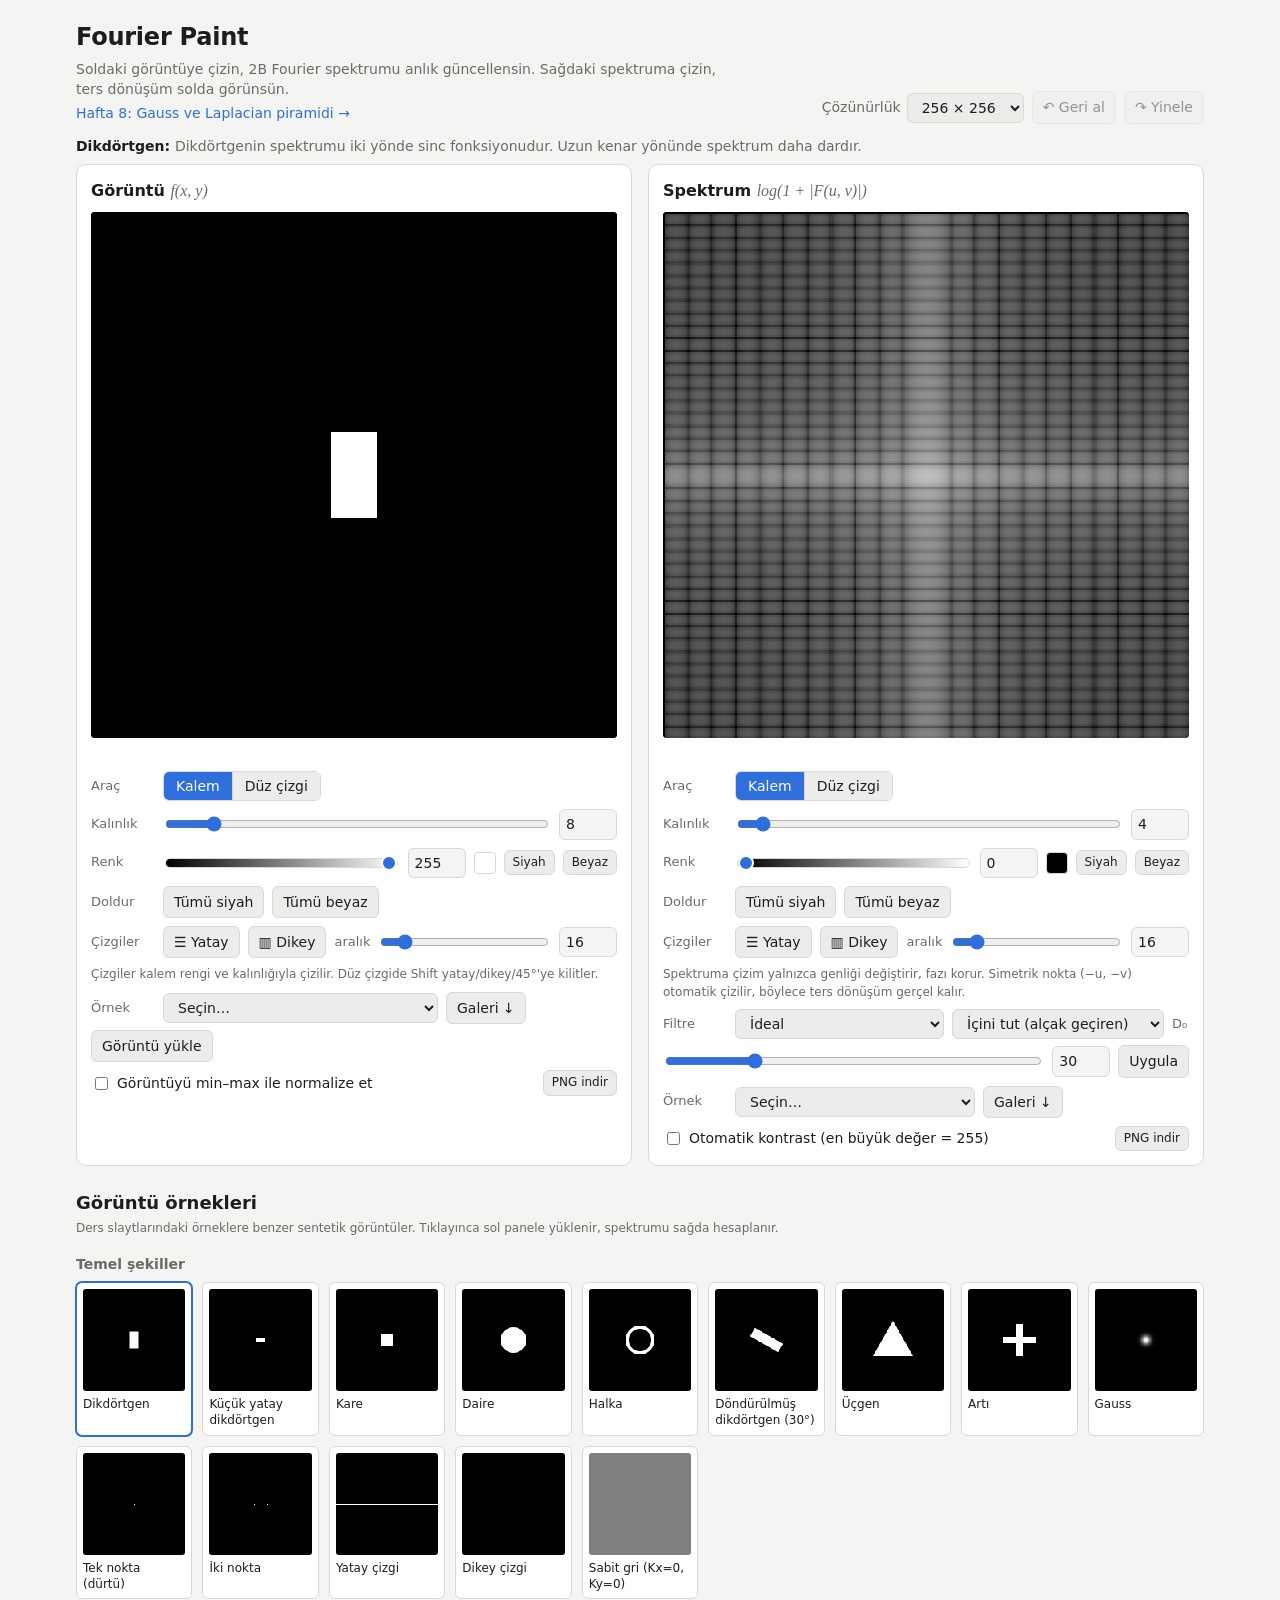
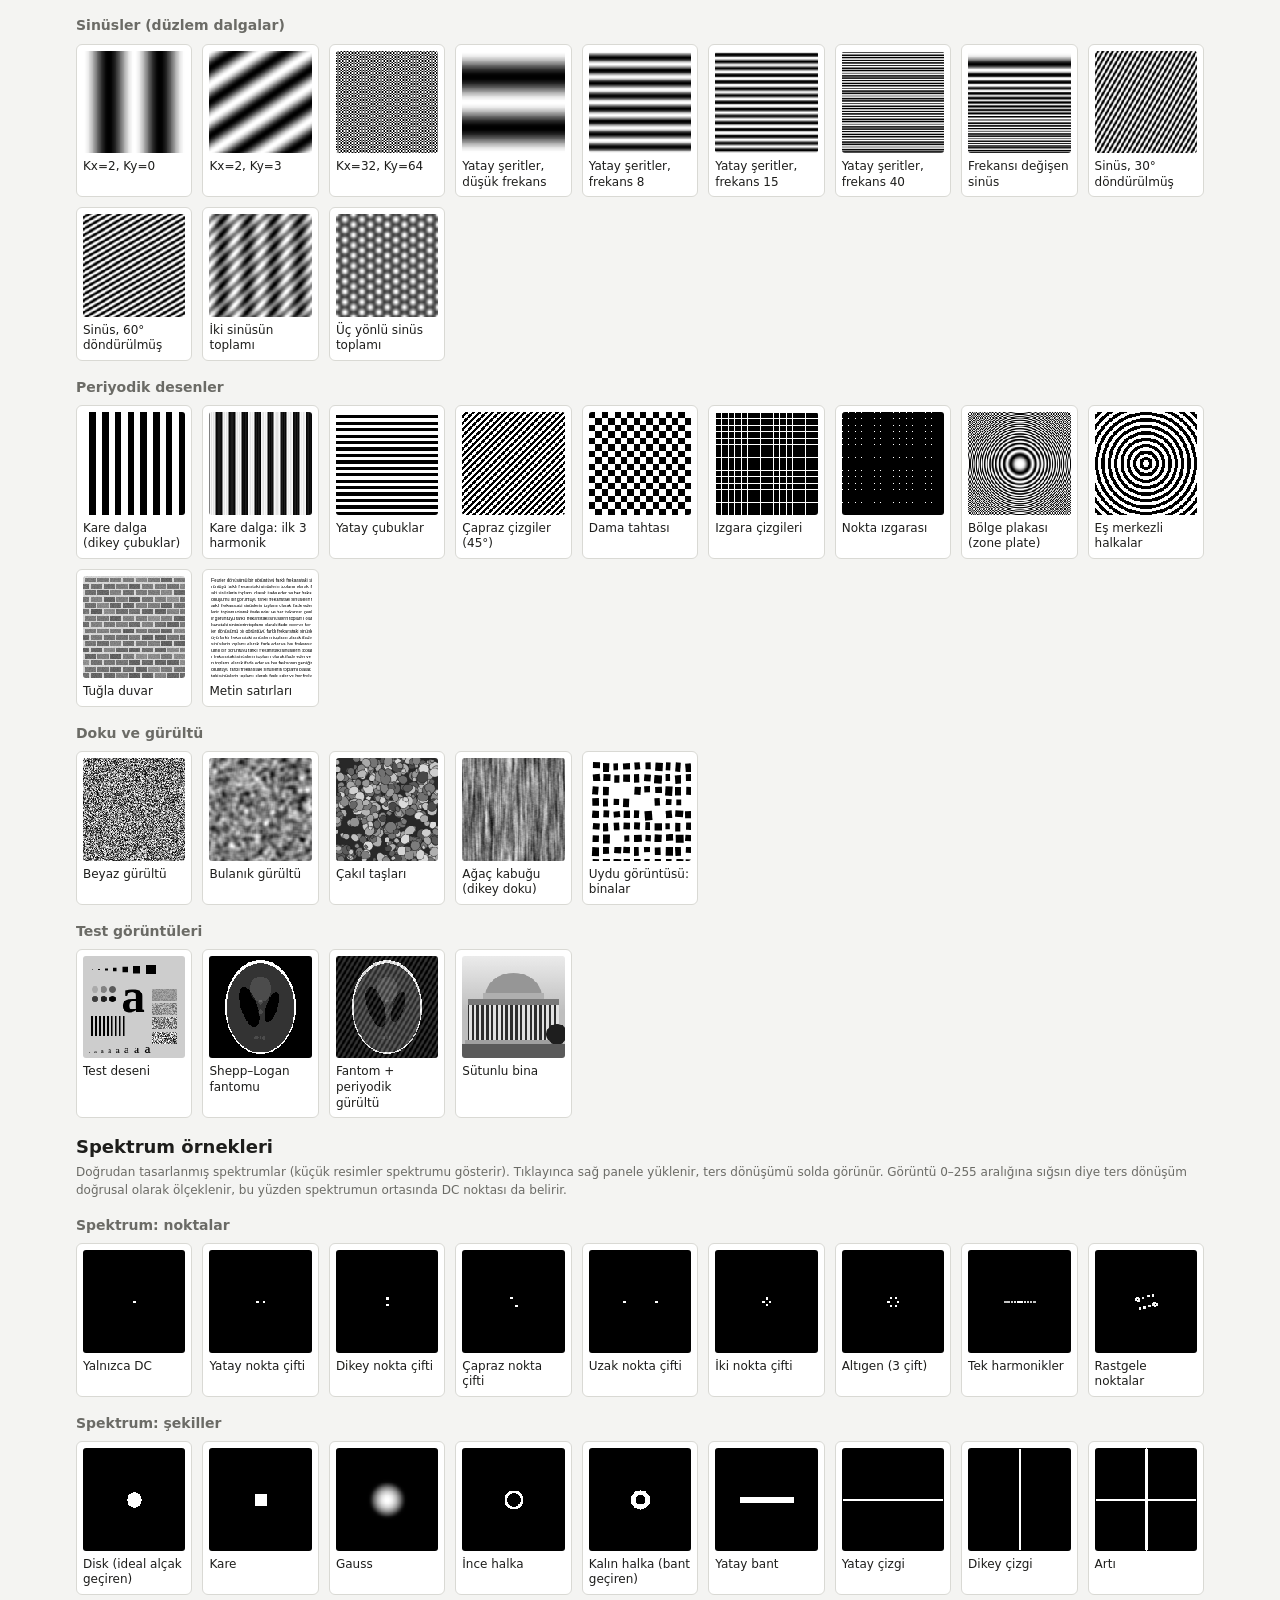
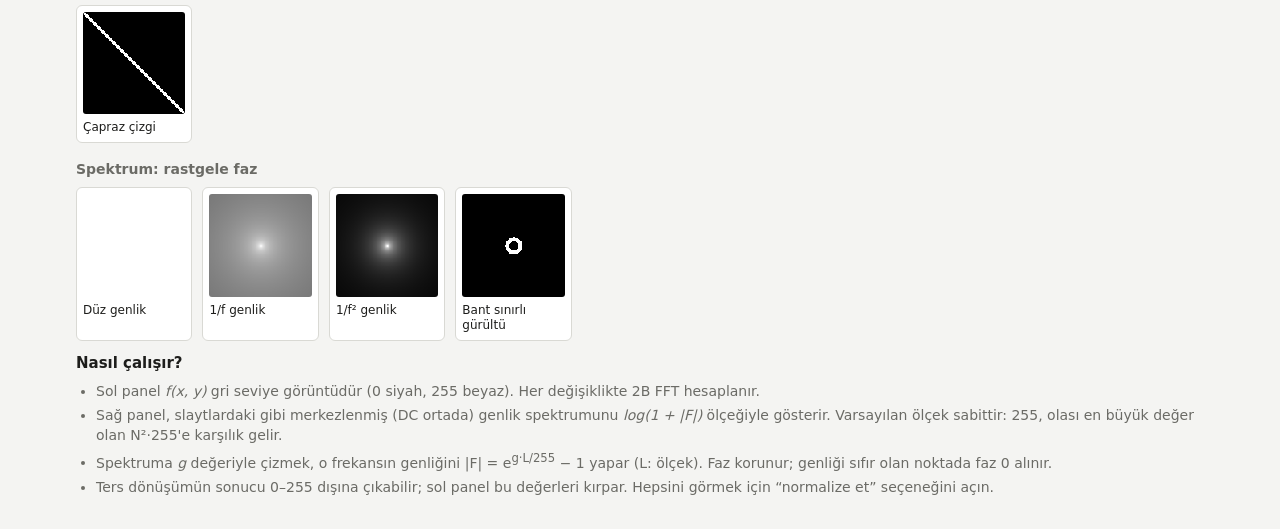
<file: index.html>
<!doctype html>
<html lang="tr">
<head>
  <meta charset="utf-8">
  <meta name="viewport" content="width=device-width, initial-scale=1">
  <title>Fourier Paint</title>
  <meta name="description" content="Çizdiğiniz görüntünün 2B Fourier dönüşümünü anlık olarak görün; spektruma çizip ters dönüşümü izleyin.">
  <link rel="stylesheet" href="style.css?v=3">
</head>
<body>
  <header class="top">
    <div class="brand">
      <h1>Fourier Paint</h1>
      <p>Soldaki görüntüye çizin, 2B Fourier spektrumu anlık güncellensin. Sağdaki spektruma çizin, ters dönüşüm solda görünsün.</p>
      <p class="crosslink"><a href="pyramid/">Hafta 8: Gauss ve Laplacian piramidi →</a></p>
    </div>
    <div class="global">
      <label>Çözünürlük
        <select id="resolution">
          <option value="128">128 × 128</option>
          <option value="256" selected>256 × 256</option>
          <option value="512">512 × 512</option>
        </select>
      </label>
      <button id="undo" title="Geri al (Ctrl+Z)">↶ Geri al</button>
      <button id="redo" title="Yinele (Ctrl+Y)">↷ Yinele</button>
    </div>
  </header>

  <p class="example-info" id="example-info"></p>

  <main class="panels">
    <!-- Sol panel: uzamsal görüntü -->
    <section class="panel" id="L">
      <h2>Görüntü <span class="math">f(x, y)</span></h2>
      <div class="canvas-wrap">
        <canvas id="L-canvas"></canvas>
        <div class="ring" id="L-ring"></div>
      </div>
      <div class="readout" id="L-readout">&nbsp;</div>

      <div class="tools">
        <div class="row">
          <span class="lbl">Araç</span>
          <div class="seg">
            <label><input type="radio" name="L-tool" value="pen" checked><span>Kalem</span></label>
            <label><input type="radio" name="L-tool" value="line"><span>Düz çizgi</span></label>
          </div>
        </div>
        <div class="row">
          <span class="lbl">Kalınlık</span>
          <input type="range" id="L-size" min="1" max="64" value="8">
          <input type="number" id="L-size-n" min="1" max="64" value="8">
        </div>
        <div class="row">
          <span class="lbl">Renk</span>
          <input type="range" id="L-value" class="gray" min="0" max="255" value="255">
          <input type="number" id="L-value-n" min="0" max="255" value="255">
          <span class="swatch" id="L-swatch"></span>
          <button class="mini" data-set-value="0">Siyah</button>
          <button class="mini" data-set-value="255">Beyaz</button>
        </div>
        <div class="row">
          <span class="lbl">Doldur</span>
          <button data-action="fill" data-v="0">Tümü siyah</button>
          <button data-action="fill" data-v="255">Tümü beyaz</button>
        </div>
        <div class="row">
          <span class="lbl">Çizgiler</span>
          <button data-action="stripes" data-dir="h">☰ Yatay</button>
          <button data-action="stripes" data-dir="v">▥ Dikey</button>
          <span class="sub">aralık</span>
          <input type="range" id="L-period" min="2" max="128" value="16">
          <input type="number" id="L-period-n" min="2" max="128" value="16">
        </div>
        <p class="hint">Çizgiler kalem rengi ve kalınlığıyla çizilir. Düz çizgide Shift yatay/dikey/45°'ye kilitler.</p>
        <div class="row">
          <span class="lbl">Örnek</span>
          <select id="L-example">
            <option value="">Seçin…</option>
          </select>
          <a class="file" href="#gallery-wrap">Galeri ↓</a>
          <label class="file">Görüntü yükle<input type="file" id="L-file" accept="image/*"></label>
        </div>
        <div class="row">
          <label class="check"><input type="checkbox" id="L-normalize"> Görüntüyü min–max ile normalize et</label>
          <button class="mini" data-action="png">PNG indir</button>
        </div>
      </div>
    </section>

    <!-- Sağ panel: Fourier spektrumu -->
    <section class="panel" id="R">
      <h2>Spektrum <span class="math">log(1 + |F(u, v)|)</span></h2>
      <div class="canvas-wrap">
        <canvas id="R-canvas"></canvas>
        <div class="ring" id="R-ring"></div>
      </div>
      <div class="readout" id="R-readout">&nbsp;</div>

      <div class="tools">
        <div class="row">
          <span class="lbl">Araç</span>
          <div class="seg">
            <label><input type="radio" name="R-tool" value="pen" checked><span>Kalem</span></label>
            <label><input type="radio" name="R-tool" value="line"><span>Düz çizgi</span></label>
          </div>
        </div>
        <div class="row">
          <span class="lbl">Kalınlık</span>
          <input type="range" id="R-size" min="1" max="64" value="4">
          <input type="number" id="R-size-n" min="1" max="64" value="4">
        </div>
        <div class="row">
          <span class="lbl">Renk</span>
          <input type="range" id="R-value" class="gray" min="0" max="255" value="0">
          <input type="number" id="R-value-n" min="0" max="255" value="0">
          <span class="swatch" id="R-swatch"></span>
          <button class="mini" data-set-value="0">Siyah</button>
          <button class="mini" data-set-value="255">Beyaz</button>
        </div>
        <div class="row">
          <span class="lbl">Doldur</span>
          <button data-action="fill" data-v="0">Tümü siyah</button>
          <button data-action="fill" data-v="255">Tümü beyaz</button>
        </div>
        <div class="row">
          <span class="lbl">Çizgiler</span>
          <button data-action="stripes" data-dir="h">☰ Yatay</button>
          <button data-action="stripes" data-dir="v">▥ Dikey</button>
          <span class="sub">aralık</span>
          <input type="range" id="R-period" min="2" max="128" value="16">
          <input type="number" id="R-period-n" min="2" max="128" value="16">
        </div>
        <p class="hint">Spektruma çizim yalnızca genliği değiştirir, fazı korur. Simetrik nokta (−u, −v) otomatik çizilir, böylece ters dönüşüm gerçel kalır.</p>
        <div class="row">
          <span class="lbl">Filtre</span>
          <select id="R-ftype">
            <optgroup label="Filtreler">
              <option value="ideal">İdeal</option>
              <option value="gauss">Gauss</option>
              <option value="butter">Butterworth (n=2)</option>
            </optgroup>
            <optgroup label="Maskeler (k-uzayı)">
              <option value="square">Kare (|u|, |v| ≤ D₀)</option>
              <option value="hband">Yatay bant (|v| ≤ D₀)</option>
              <option value="vband">Dikey bant (|u| ≤ D₀)</option>
              <option value="ring">Halka (D₀ ≤ D ≤ 2D₀)</option>
            </optgroup>
          </select>
          <select id="R-fmode">
            <option value="lp">İçini tut (alçak geçiren)</option>
            <option value="hp">İçini sil (yüksek geçiren)</option>
          </select>
          <span class="sub">D₀</span>
          <input type="range" id="R-d0" min="1" max="128" value="30">
          <input type="number" id="R-d0-n" min="1" max="128" value="30">
          <button data-action="filter">Uygula</button>
        </div>
        <div class="row">
          <span class="lbl">Örnek</span>
          <select id="R-example">
            <option value="">Seçin…</option>
          </select>
          <a class="file" href="#gallery-spectrum-title">Galeri ↓</a>
        </div>
        <div class="row">
          <label class="check"><input type="checkbox" id="R-auto"> Otomatik kontrast (en büyük değer = 255)</label>
          <button class="mini" data-action="png">PNG indir</button>
        </div>
      </div>
    </section>
  </main>

  <section class="gallery-wrap" id="gallery-wrap">
    <h2>Görüntü örnekleri</h2>
    <p class="hint">Ders slaytlarındaki örneklere benzer sentetik görüntüler. Tıklayınca sol panele yüklenir, spektrumu sağda hesaplanır.</p>
    <div id="gallery-image"></div>
    <h2 id="gallery-spectrum-title">Spektrum örnekleri</h2>
    <p class="hint">Doğrudan tasarlanmış spektrumlar (küçük resimler spektrumu gösterir). Tıklayınca sağ panele yüklenir, ters dönüşümü solda görünür. Görüntü 0–255 aralığına sığsın diye ters dönüşüm doğrusal olarak ölçeklenir, bu yüzden spektrumun ortasında DC noktası da belirir.</p>
    <div id="gallery-spectrum"></div>
  </section>

  <footer class="notes">
    <h3>Nasıl çalışır?</h3>
    <ul>
      <li>Sol panel <em>f(x, y)</em> gri seviye görüntüdür (0 siyah, 255 beyaz). Her değişiklikte 2B FFT hesaplanır.</li>
      <li>Sağ panel, slaytlardaki gibi merkezlenmiş (DC ortada) genlik spektrumunu <em>log(1 + |F|)</em> ölçeğiyle gösterir. Varsayılan ölçek sabittir: 255, olası en büyük değer olan N²·255'e karşılık gelir.</li>
      <li>Spektruma <em>g</em> değeriyle çizmek, o frekansın genliğini |F| = e<sup>g·L/255</sup> − 1 yapar (L: ölçek). Faz korunur; genliği sıfır olan noktada faz 0 alınır.</li>
      <li>Ters dönüşümün sonucu 0–255 dışına çıkabilir; sol panel bu değerleri kırpar. Hepsini görmek için “normalize et” seçeneğini açın.</li>
    </ul>
  </footer>

  <script src="examples.js?v=3"></script>
  <script src="app.js?v=3"></script>
</body>
</html>
</file>
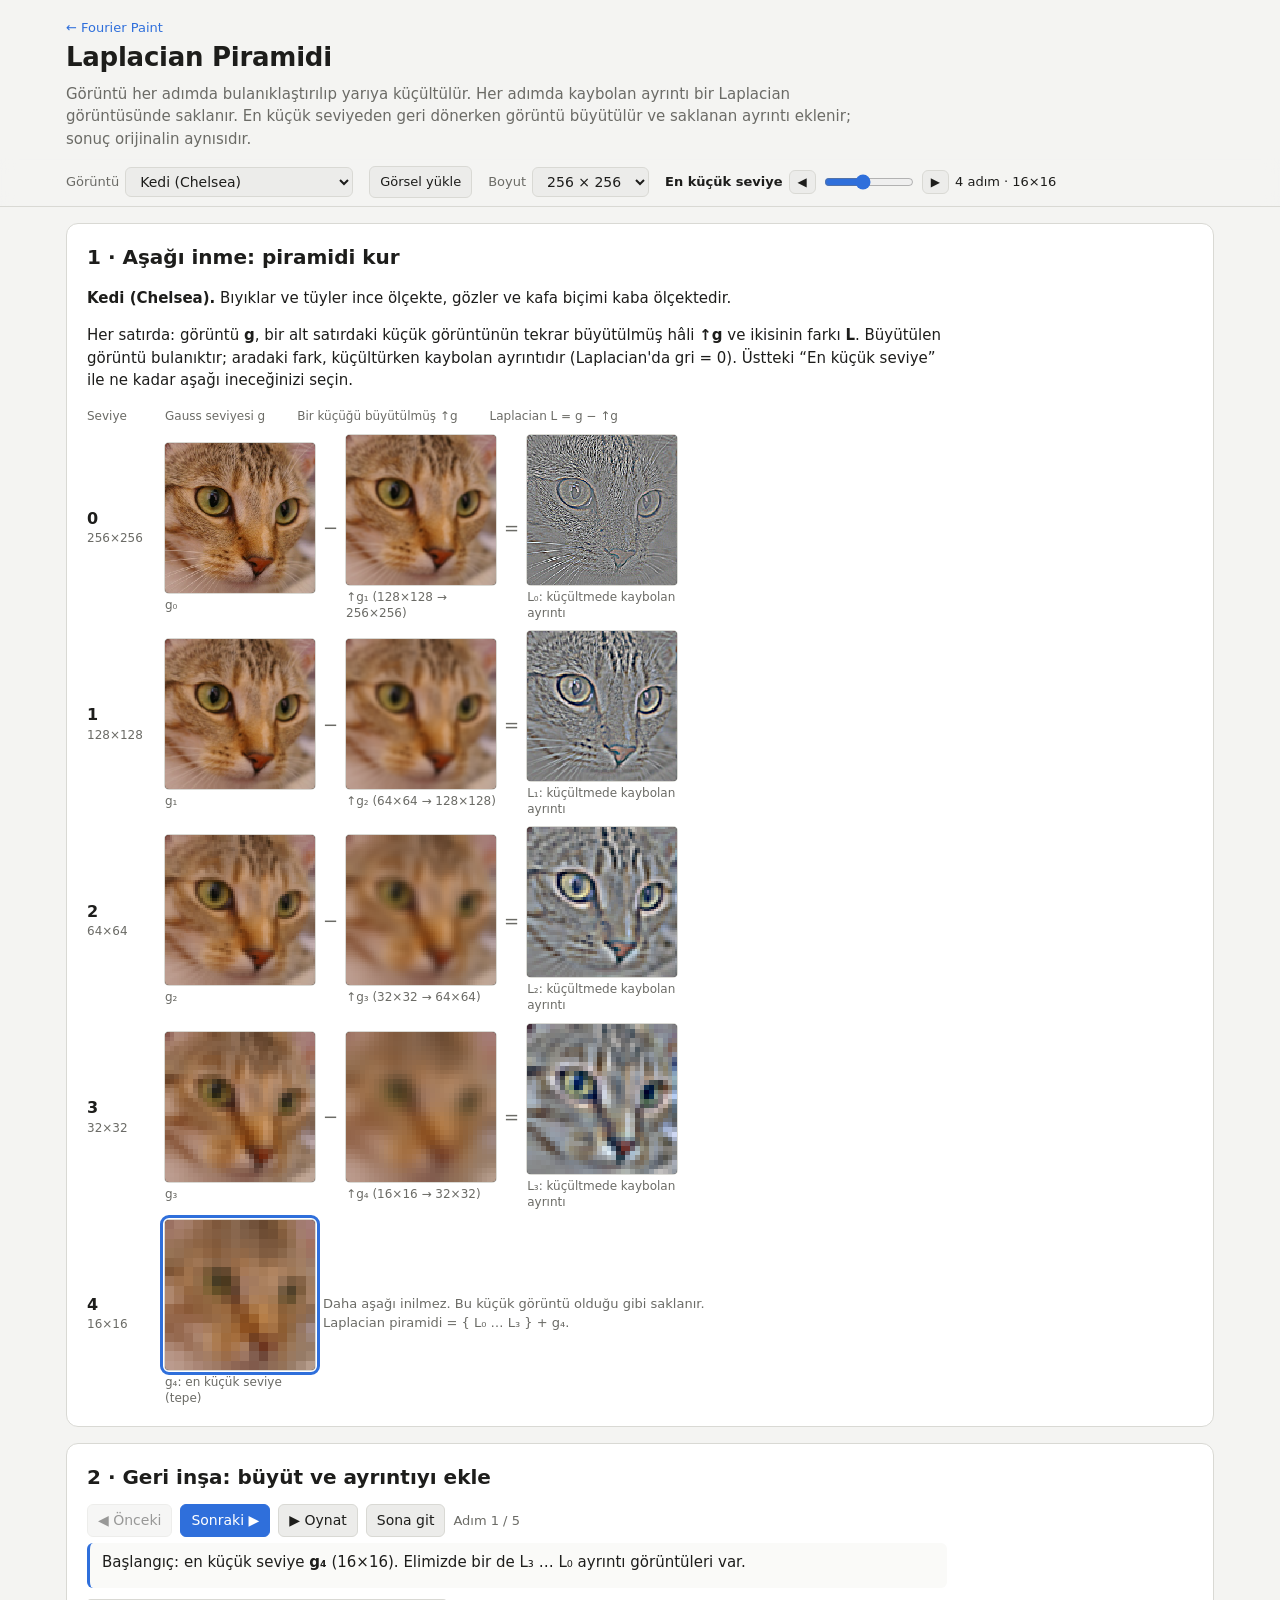
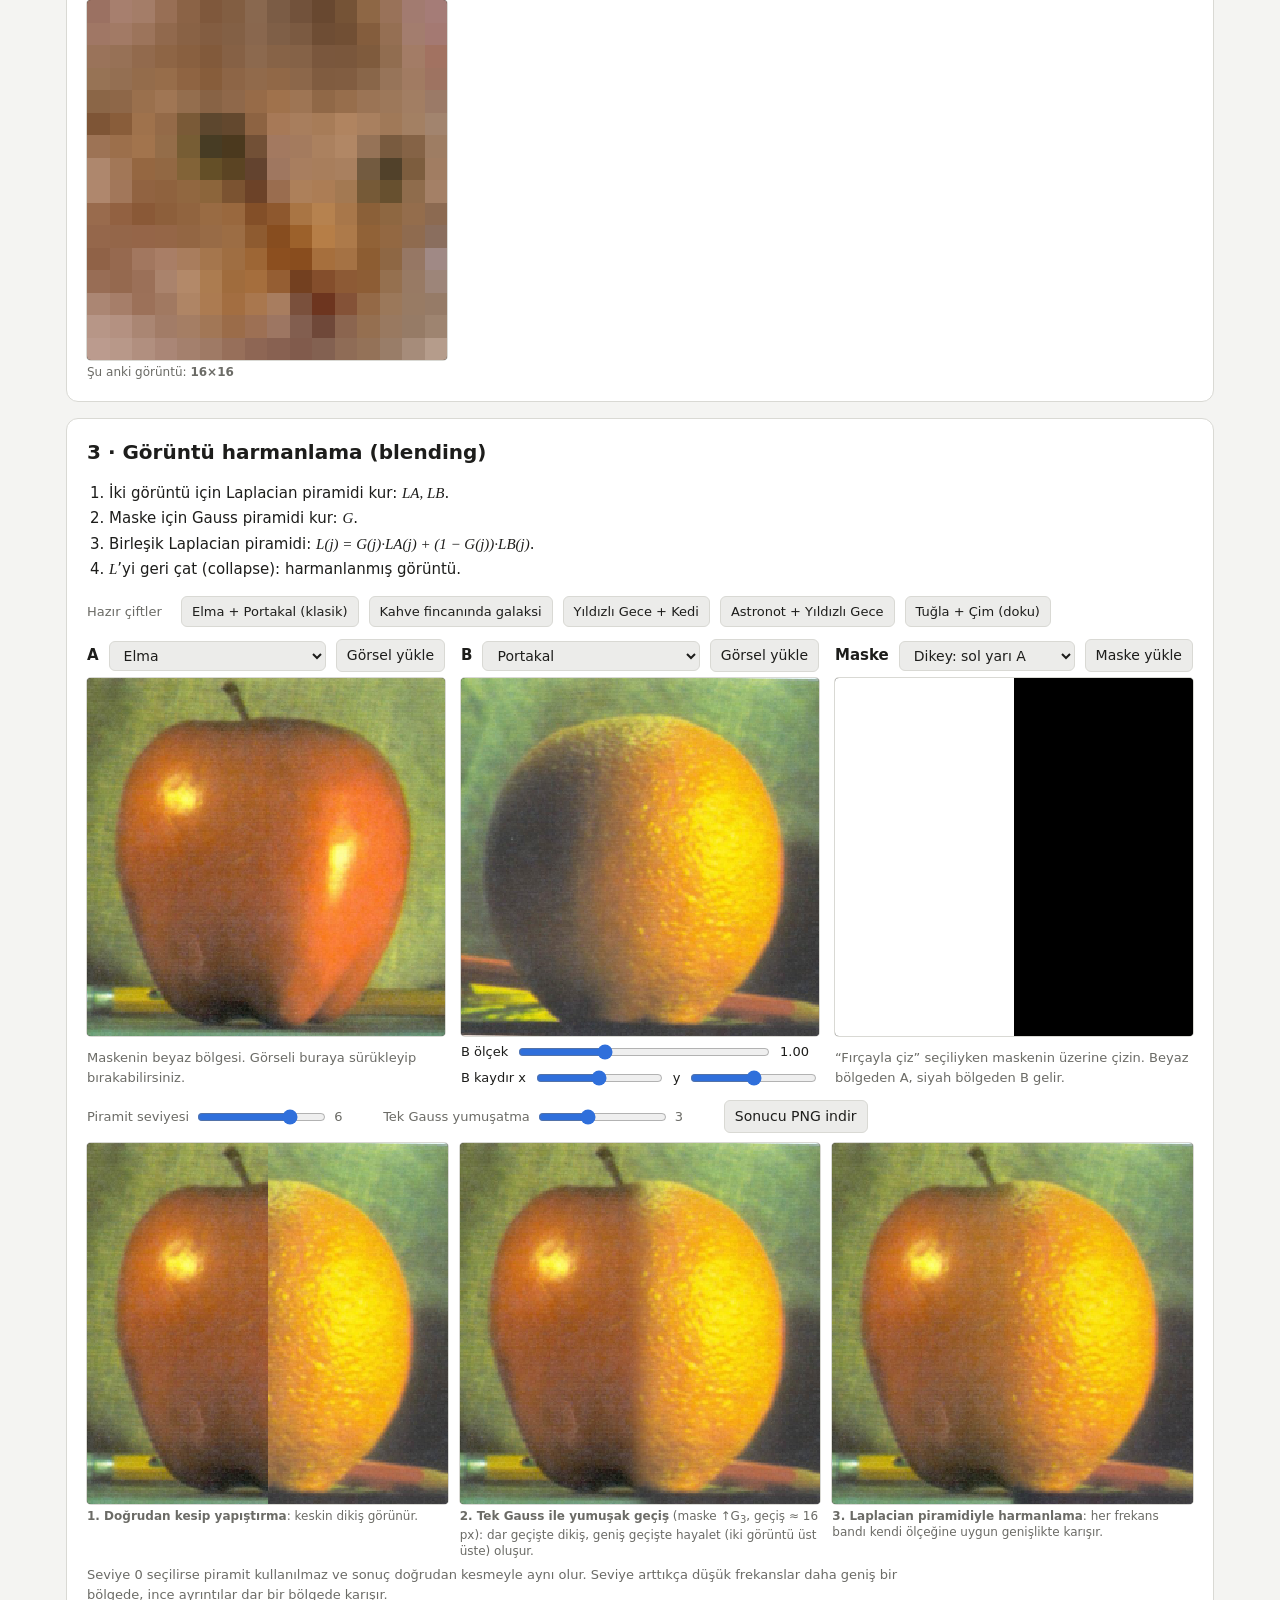
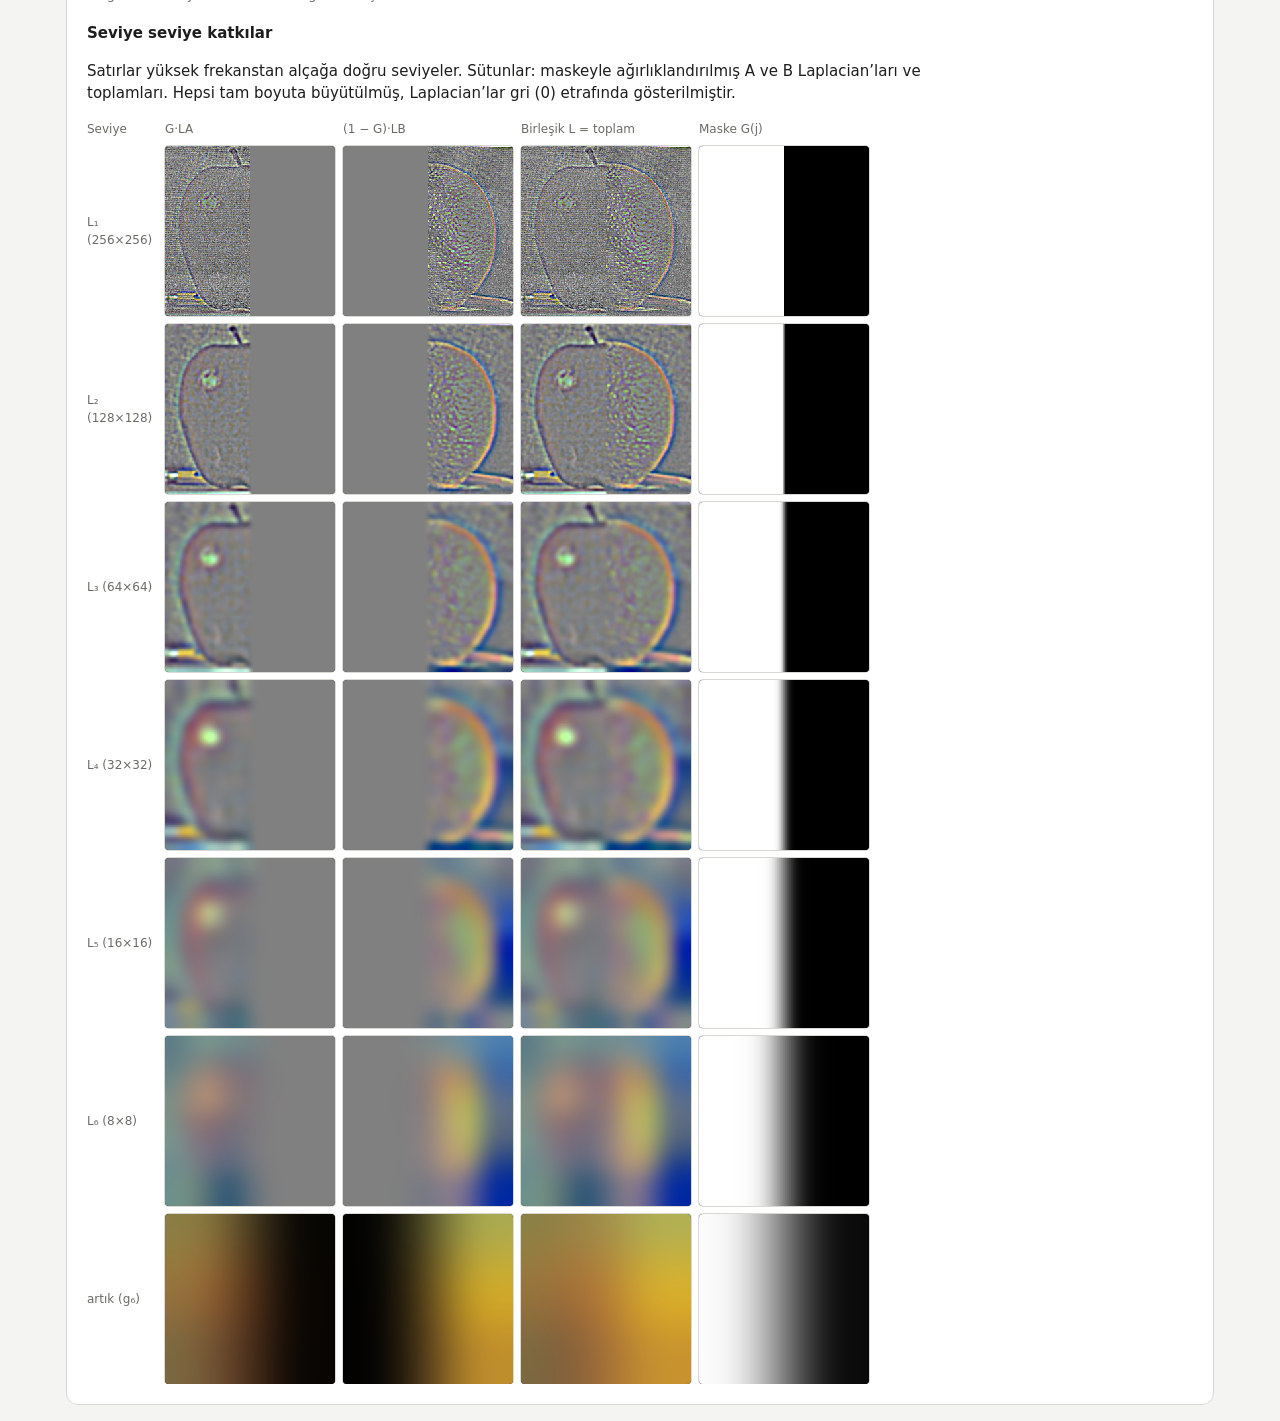
<file: pyramid/index.html>
<!doctype html>
<html lang="tr">
<head>
  <meta charset="utf-8">
  <meta name="viewport" content="width=device-width, initial-scale=1">
  <title>Laplacian Piramidi</title>
  <meta name="description" content="Laplacian piramidi: görüntüyü seviye seviye küçült, sonra büyüterek geri inşa et. Görüntü harmanlama.">
  <link rel="stylesheet" href="pyramid.css?v=5">
</head>
<body>
  <header class="top">
    <div class="brand">
      <p class="crumb"><a href="../">← Fourier Paint</a></p>
      <h1>Laplacian Piramidi</h1>
      <p>Görüntü her adımda bulanıklaştırılıp yarıya küçültülür. Her adımda kaybolan ayrıntı bir Laplacian görüntüsünde saklanır. En küçük seviyeden geri dönerken görüntü büyütülür ve saklanan ayrıntı eklenir; sonuç orijinalin aynısıdır.</p>
    </div>
  </header>

  <div class="bar" id="bar">
    <div class="bar-inner">
      <label>Görüntü
        <select id="g-example"></select>
      </label>
      <label class="file">Görsel yükle<input type="file" id="g-file" accept="image/*"></label>
      <label>Boyut
        <select id="g-size">
          <option value="256" selected>256 × 256</option>
          <option value="512">512 × 512</option>
        </select>
      </label>
      <span class="ktop" title="Kaç kez küçültülecek: en fazla 1×1 piksele kadar">
        <b>En küçük seviye</b>
        <button class="mini" id="g-kdown" aria-label="Bir seviye az">◀</button>
        <input type="range" id="g-levels" min="1" max="8" value="4" aria-label="Küçültme adımı sayısı">
        <button class="mini" id="g-kup" aria-label="Bir seviye fazla">▶</button>
        <output id="g-levels-o"></output>
      </span>
    </div>
  </div>

  <main>
    <section class="sec" id="s-down">
      <div class="sec-head"><h2>1 · Aşağı inme: piramidi kur</h2></div>
      <p class="lead" id="ex-info"></p>
      <p>Her satırda: görüntü <b>g</b>, bir alt satırdaki küçük görüntünün tekrar büyütülmüş hâli <b>↑g</b> ve ikisinin farkı <b>L</b>. Büyütülen görüntü bulanıktır; aradaki fark, küçültürken kaybolan ayrıntıdır (Laplacian'da gri = 0). Üstteki “En küçük seviye” ile ne kadar aşağı ineceğinizi seçin.</p>
      <div class="down" id="down"></div>
    </section>

    <section class="sec" id="s-recon">
      <div class="sec-head"><h2>2 · Geri inşa: büyüt ve ayrıntıyı ekle</h2></div>
      <div class="stepper">
        <button id="rec-prev">◀ Önceki</button>
        <button id="rec-next" class="primary">Sonraki ▶</button>
        <button id="rec-play">▶ Oynat</button>
        <button id="rec-all">Sona git</button>
        <span class="step-count" id="rec-count"></span>
      </div>
      <p class="caption" id="rec-caption"></p>
      <div class="rec-top">
        <figure class="rec-big"><div class="canvas-box"><canvas id="rec-cur"></canvas></div><figcaption id="rec-cur-cap"></figcaption></figure>
        <div class="rec-flow" id="rec-flow"></div>
      </div>
      <div class="verify" id="rec-verify" hidden>
        <figure><div class="canvas-box"><canvas id="rec-orig"></canvas></div><figcaption>Orijinal</figcaption></figure>
        <figure><div class="canvas-box"><canvas id="rec-final"></canvas></div><figcaption>Geri inşa edilen</figcaption></figure>
        <figure><div class="canvas-box"><canvas id="rec-blur"></canvas></div><figcaption>Ayrıntı eklenmeden yalnızca büyütülseydi</figcaption></figure>
        <p class="badge" id="rec-err"></p>
      </div>
    </section>

    <section class="sec" id="s-blend">
      <div class="sec-head">
        <h2>3 · Görüntü harmanlama (blending)</h2>
      </div>
      <ol class="steps">
        <li>İki görüntü için Laplacian piramidi kur: <span class="math">LA, LB</span>.</li>
        <li>Maske için Gauss piramidi kur: <span class="math">G</span>.</li>
        <li>Birleşik Laplacian piramidi: <span class="math">L(j) = G(j)·LA(j) + (1 − G(j))·LB(j)</span>.</li>
        <li><span class="math">L</span>’yi geri çat (collapse): harmanlanmış görüntü.</li>
      </ol>
      <div class="row ctl presets">
        <span class="lbl">Hazır çiftler</span>
        <button data-blend="apple-orange">Elma + Portakal (klasik)</button>
        <button data-blend="coffee-hubble">Kahve fincanında galaksi</button>
        <button data-blend="starry-cat">Yıldızlı Gece + Kedi</button>
        <button data-blend="astro-starry">Astronot + Yıldızlı Gece</button>
        <button data-blend="brick-grass">Tuğla + Çim (doku)</button>
      </div>
      <div class="bl-inputs">
        <div class="bl-in" id="bl-in-A">
          <div class="row"><b>A</b> <select id="bl-a"></select>
            <label class="file">Görsel yükle<input type="file" id="bl-a-file" accept="image/*"></label></div>
          <div class="canvas-box drop" data-drop="A"><canvas id="bl-A"></canvas></div>
          <p class="hint">Maskenin beyaz bölgesi. Görseli buraya sürükleyip bırakabilirsiniz.</p>
        </div>
        <div class="bl-in" id="bl-in-B">
          <div class="row"><b>B</b> <select id="bl-b"></select>
            <label class="file">Görsel yükle<input type="file" id="bl-b-file" accept="image/*"></label></div>
          <div class="canvas-box drop" data-drop="B"><canvas id="bl-B"></canvas></div>
          <div class="row tight"><span class="sub">B ölçek</span><input type="range" id="bl-bs" min="0.5" max="2" step="0.01" value="1"><output id="bl-bs-o">1.00</output></div>
          <div class="row tight"><span class="sub">B kaydır x</span><input type="range" id="bl-bx" min="-0.5" max="0.5" step="0.005" value="0"><span class="sub">y</span><input type="range" id="bl-by" min="-0.5" max="0.5" step="0.005" value="0"></div>
        </div>
        <div class="bl-in">
          <div class="row"><b>Maske</b>
            <select id="bl-mask">
              <option value="v" selected>Dikey: sol yarı A</option>
              <option value="h">Yatay: üst yarı A</option>
              <option value="c">Daire: içi A</option>
              <option value="d">Çapraz</option>
              <option value="draw">Fırçayla çiz</option>
              <option value="upload">Maske görseli yükle</option>
            </select>
            <label class="file">Maske yükle<input type="file" id="bl-m-file" accept="image/*"></label>
          </div>
          <div class="canvas-box drop" data-drop="M"><canvas id="bl-M" class="maskpaint"></canvas></div>
          <div class="row tight" id="bl-circle"><span class="sub">merkez x</span><input type="range" id="bl-cx" min="0" max="1" step="0.005" value="0.5"><span class="sub">y</span><input type="range" id="bl-cy" min="0" max="1" step="0.005" value="0.55"><span class="sub">yarıçap</span><input type="range" id="bl-cr" min="0.03" max="0.7" step="0.005" value="0.28"></div>
          <div class="row tight" id="bl-brush">
            <span class="sub">Fırça</span>
            <div class="seg">
              <label><input type="radio" name="bl-bv" value="1" checked><span>A (beyaz)</span></label>
              <label><input type="radio" name="bl-bv" value="0"><span>B (siyah)</span></label>
            </div>
            <input type="range" id="bl-bsize" min="2" max="80" value="24">
            <button class="mini" id="bl-mclear">Temizle</button>
            <button class="mini" id="bl-minv">Ters çevir</button>
          </div>
          <p class="hint">“Fırçayla çiz” seçiliyken maskenin üzerine çizin. Beyaz bölgeden A, siyah bölgeden B gelir.</p>
        </div>
      </div>
      <div class="row ctl">
        <label>Piramit seviyesi <input type="range" id="bl-levels" min="0" max="7" value="6"><output id="bl-levels-o">6</output></label>
        <label>Tek Gauss yumuşatma <input type="range" id="bl-feather" min="0" max="7" value="3"><output id="bl-feather-o">3</output></label>
        <button id="bl-download">Sonucu PNG indir</button>
      </div>
      <div class="grid3">
        <figure><div class="canvas-box"><canvas id="bl-cut"></canvas></div><figcaption><b>1. Doğrudan kesip yapıştırma</b>: keskin dikiş görünür.</figcaption></figure>
        <figure><div class="canvas-box"><canvas id="bl-feath"></canvas></div><figcaption id="bl-feath-cap"><b>2. Tek Gauss ile yumuşak geçiş</b>: dar geçişte dikiş, geniş geçişte hayalet (iki görüntü üst üste) oluşur.</figcaption></figure>
        <figure><div class="canvas-box"><canvas id="bl-out"></canvas></div><figcaption><b>3. Laplacian piramidiyle harmanlama</b>: her frekans bandı kendi ölçeğine uygun genişlikte karışır.</figcaption></figure>
      </div>
      <p class="hint" id="bl-msg">Seviye 0 seçilirse piramit kullanılmaz ve sonuç doğrudan kesmeyle aynı olur. Seviye arttıkça düşük frekanslar daha geniş bir bölgede, ince ayrıntılar dar bir bölgede karışır.</p>
      <h3>Seviye seviye katkılar</h3>
      <p>Satırlar yüksek frekanstan alçağa doğru seviyeler. Sütunlar: maskeyle ağırlıklandırılmış A ve B Laplacian’ları ve toplamları. Hepsi tam boyuta büyütülmüş, Laplacian’lar gri (0) etrafında gösterilmiştir.</p>
      <div class="bl-table" id="bl-table"></div>
    </section>
  </main>

  <script src="examples-pyr.js?v=3"></script>
  <script src="pyramid.js?v=5"></script>
</body>
</html>
</file>
<file: style.css>
:root {
  --bg: #f4f4f2;
  --surface: #ffffff;
  --border: #d9d9d4;
  --text: #1d1d1b;
  --muted: #6b6b66;
  --accent: #2f6fdb;
  --accent-text: #ffffff;
  --button: #ececea;
  --button-hover: #e0e0dc;
  --canvas-frame: #111111;
}

@media (prefers-color-scheme: dark) {
  :root {
    --bg: #161616;
    --surface: #1f1f1f;
    --border: #333333;
    --text: #ececea;
    --muted: #9a9a95;
    --accent: #5b8ff0;
    --accent-text: #0e0e0e;
    --button: #2a2a2a;
    --button-hover: #353535;
    --canvas-frame: #000000;
  }
}

* { box-sizing: border-box; }

body {
  margin: 0;
  background: var(--bg);
  color: var(--text);
  font: 14px/1.45 system-ui, -apple-system, "Segoe UI", Roboto, sans-serif;
}

.top {
  display: flex;
  flex-wrap: wrap;
  gap: 12px 24px;
  align-items: flex-end;
  justify-content: space-between;
  max-width: 1160px;
  margin: 0 auto;
  padding: 20px 16px 8px;
}
.brand h1 { margin: 0 0 4px; font-size: 24px; letter-spacing: -0.01em; }
.brand p { margin: 0; color: var(--muted); max-width: 640px; }
.global { display: flex; gap: 8px; align-items: center; flex-wrap: wrap; }

.panels {
  display: grid;
  grid-template-columns: repeat(2, minmax(0, 1fr));
  gap: 16px;
  max-width: 1160px;
  margin: 0 auto;
  padding: 8px 16px;
}
@media (max-width: 820px) {
  .panels { grid-template-columns: minmax(0, 1fr); }
}

.panel {
  background: var(--surface);
  border: 1px solid var(--border);
  border-radius: 10px;
  padding: 14px;
  min-width: 0;
}
.panel h2 { margin: 0 0 10px; font-size: 16px; font-weight: 600; }
.math { font-family: "Cambria Math", Georgia, serif; font-style: italic; font-weight: 400; color: var(--muted); }

.canvas-wrap {
  position: relative;
  width: 100%;
  max-width: 540px;
  aspect-ratio: 1;
  margin: 0 auto;
  background: var(--canvas-frame);
  border-radius: 4px;
  overflow: hidden;
  touch-action: none;
}
.canvas-wrap canvas {
  display: block;
  width: 100%;
  height: 100%;
  image-rendering: pixelated;
  cursor: crosshair;
}
.ring {
  position: absolute;
  left: 0; top: 0;
  border: 1px solid #ff4d4d;
  border-radius: 50%;
  pointer-events: none;
  display: none;
  box-shadow: 0 0 0 1px rgba(0, 0, 0, 0.35);
}

.readout {
  margin: 6px auto 0;
  max-width: 540px;
  font: 12px/1.4 ui-monospace, SFMono-Regular, Menlo, Consolas, monospace;
  color: var(--muted);
  min-height: 1.4em;
  white-space: nowrap;
  overflow: hidden;
  text-overflow: ellipsis;
}

.tools { margin-top: 10px; display: grid; gap: 8px; }
.row { display: flex; flex-wrap: wrap; align-items: center; gap: 6px 8px; }
.lbl { width: 64px; flex: none; color: var(--muted); font-size: 13px; }
.sub { color: var(--muted); font-size: 13px; }
.hint { margin: 0; color: var(--muted); font-size: 12px; }

input[type="range"] { flex: 1 1 100px; min-width: 80px; accent-color: var(--accent); }
input[type="range"].gray {
  appearance: none;
  -webkit-appearance: none;
  height: 10px;
  border-radius: 5px;
  background: linear-gradient(to right, #000, #fff);
  border: 1px solid var(--border);
}
input[type="range"].gray::-webkit-slider-thumb {
  -webkit-appearance: none;
  width: 16px; height: 16px; border-radius: 50%;
  background: var(--accent); border: 2px solid var(--surface);
}
input[type="range"].gray::-moz-range-thumb {
  width: 14px; height: 14px; border-radius: 50%;
  background: var(--accent); border: 2px solid var(--surface);
}
input[type="number"] {
  width: 58px;
  padding: 4px 6px;
  border: 1px solid var(--border);
  border-radius: 6px;
  background: var(--bg);
  color: var(--text);
  font: inherit;
}

.swatch {
  width: 22px; height: 22px; flex: none;
  border-radius: 4px;
  border: 1px solid var(--border);
}

button, select, .file {
  font: inherit;
  color: var(--text);
  background: var(--button);
  border: 1px solid var(--border);
  border-radius: 6px;
  padding: 5px 10px;
  cursor: pointer;
}
button:hover, .file:hover { background: var(--button-hover); }
button:disabled { opacity: 0.45; cursor: default; }
button.mini { padding: 3px 8px; font-size: 12px; }
.file input { display: none; }
a.file { text-decoration: none; display: inline-block; }
.global label { display: flex; gap: 6px; align-items: center; color: var(--muted); }

.check { display: flex; gap: 6px; align-items: center; flex: 1 1 auto; }

.seg { display: inline-flex; border: 1px solid var(--border); border-radius: 6px; overflow: hidden; }
.seg label { cursor: pointer; }
.seg input { position: absolute; opacity: 0; pointer-events: none; }
.seg span { display: block; padding: 4px 12px; background: var(--button); }
.seg label + label span { border-left: 1px solid var(--border); }
.seg input:checked + span { background: var(--accent); color: var(--accent-text); }
.seg input:focus-visible + span { outline: 2px solid var(--accent); outline-offset: -2px; }

.example-info {
  max-width: 1160px;
  margin: 0 auto;
  padding: 4px 16px 0;
  min-height: 1.45em;
  color: var(--muted);
}
.example-info b { color: var(--text); }

.gallery-wrap {
  max-width: 1160px;
  margin: 8px auto 0;
  padding: 0 16px;
}
.gallery-wrap h2 { font-size: 18px; margin: 16px 0 4px; }
.gallery-wrap h3 { font-size: 14px; font-weight: 600; margin: 16px 0 8px; color: var(--muted); }
.gallery-grid {
  display: grid;
  grid-template-columns: repeat(auto-fill, minmax(112px, 1fr));
  gap: 10px;
}
.card {
  display: flex;
  flex-direction: column;
  gap: 6px;
  padding: 6px;
  text-align: left;
  font-size: 12px;
  line-height: 1.3;
  background: var(--surface);
}
.card img {
  width: 100%;
  height: auto;
  display: block;
  image-rendering: pixelated;
  background: var(--canvas-frame);
  border-radius: 3px;
}
.card.active { outline: 2px solid var(--accent); outline-offset: -1px; }

.notes {
  max-width: 1160px;
  margin: 8px auto 32px;
  padding: 0 16px;
  color: var(--muted);
}
.notes h3 { color: var(--text); font-size: 15px; margin: 12px 0 6px; }
.notes ul { margin: 0; padding-left: 20px; }
.notes li { margin: 4px 0; }

.brand .crosslink { margin-top: 4px; }
.brand .crosslink a { color: var(--accent); text-decoration: none; font-weight: 500; }
</file>
<file: pyramid/pyramid.css>
:root {
  --bg: #f4f4f2;
  --surface: #ffffff;
  --surface-2: #fafaf8;
  --border: #d9d9d4;
  --text: #1d1d1b;
  --muted: #6b6b66;
  --accent: #2f6fdb;
  --accent-text: #ffffff;
  --accent-soft: rgba(47, 111, 219, 0.12);
  --button: #ececea;
  --button-hover: #e0e0dc;
  --canvas-frame: #111111;
  --grid-line: #e6e6e1;
  --s1: #2a78d6; --s2: #eb6834; --s3: #1baf7a; --s4: #eda100;
  --s5: #e87ba4; --s6: #008300; --s7: #6250d6; --s8: #e34948;
}
@media (prefers-color-scheme: dark) {
  :root {
    --bg: #161616;
    --surface: #1f1f1f;
    --surface-2: #242424;
    --border: #333333;
    --text: #ececea;
    --muted: #9a9a95;
    --accent: #5b8ff0;
    --accent-text: #0e0e0e;
    --accent-soft: rgba(91, 143, 240, 0.18);
    --button: #2a2a2a;
    --button-hover: #353535;
    --canvas-frame: #000000;
    --grid-line: #2c2c2c;
    --s1: #3987e5; --s2: #d95926; --s3: #199e70; --s4: #c98500;
    --s5: #d55181; --s6: #0ca30c; --s7: #9085e9; --s8: #e66767;
  }
}

* { box-sizing: border-box; }
html { scroll-padding-top: 70px; }
body {
  margin: 0;
  background: var(--bg);
  color: var(--text);
  font: 15px/1.5 system-ui, -apple-system, "Segoe UI", Roboto, sans-serif;
}
a { color: var(--accent); }

.top, main, .notes { max-width: 1180px; margin: 0 auto; padding-left: 16px; padding-right: 16px; }
.top { padding-top: 18px; padding-bottom: 8px; }
.crumb { margin: 0 0 4px; font-size: 13px; color: var(--muted); }
.crumb a { text-decoration: none; }
.brand h1 { margin: 0 0 6px; font-size: 26px; letter-spacing: -0.01em; }
.brand p { margin: 0; color: var(--muted); max-width: 820px; }

/* ---------------------------------------------------------------- yapışkan bar */
.bar {
  position: sticky; top: 0; z-index: 20;
  background: color-mix(in srgb, var(--bg) 92%, transparent);
  backdrop-filter: blur(8px);
  border-bottom: 1px solid var(--border);
}
.bar-inner, .toc { max-width: 1180px; margin: 0 auto; padding: 8px 16px; display: flex; flex-wrap: wrap; gap: 8px 16px; align-items: center; }
.bar-inner label { display: flex; gap: 6px; align-items: center; color: var(--muted); font-size: 13px; }
.bar-inner input[type="range"] { width: 90px; flex: none; }
.bar-inner output { min-width: 3.2em; color: var(--text); font-variant-numeric: tabular-nums; }
.toc { padding-top: 0; flex-wrap: nowrap; overflow-x: auto; gap: 6px; scrollbar-width: thin; }
.toc a {
  flex: none; font-size: 12px; text-decoration: none; color: var(--muted);
  padding: 2px 8px; border-radius: 999px; border: 1px solid var(--border); background: var(--surface);
}
.toc a:hover, .toc a.on { color: var(--accent); border-color: var(--accent); }

/* ---------------------------------------------------------------- bölümler */
.sec {
  background: var(--surface);
  border: 1px solid var(--border);
  border-radius: 12px;
  padding: 18px 20px 20px;
  margin: 16px 0;
}
.sec-head { display: flex; gap: 8px 16px; align-items: baseline; justify-content: space-between; flex-wrap: wrap; margin-bottom: 6px; }
.sec h2 { margin: 0; font-size: 20px; }
.sec h3 { font-size: 15px; margin: 18px 0 8px; }
.sec h4 { font-size: 14px; margin: 10px 0 6px; }
.slides {
  font-size: 12px; color: var(--accent); background: var(--accent-soft);
  padding: 2px 10px; border-radius: 999px; white-space: nowrap;
}
.sec p, .sec li { max-width: 860px; }
.lead { font-weight: 500; }
.math { font-family: "Cambria Math", "STIX Two Math", Georgia, serif; font-style: italic; }
h2 .math { color: var(--muted); font-weight: 400; }
.math-note { color: var(--muted); }
.hint { margin: 6px 0 0; color: var(--muted); font-size: 13px; }
.cap { display: block; font-size: 12px; color: var(--muted); margin-bottom: 4px; }

.eqs { display: grid; gap: 4px; margin: 8px 0; padding: 10px 12px; background: var(--surface-2); border-left: 3px solid var(--accent); border-radius: 4px; }

.split { display: grid; grid-template-columns: minmax(0, 1fr) minmax(0, 1fr); gap: 20px; align-items: start; }
@media (max-width: 860px) { .split { grid-template-columns: minmax(0, 1fr); } }
.col.text p:first-child { margin-top: 0; }

.flow { display: flex; flex-wrap: wrap; align-items: center; gap: 8px; margin: 10px 0; }
.flow .node { padding: 8px 14px; border-radius: 10px; border: 1px solid var(--accent); background: var(--accent-soft); }
.flow .arr { color: var(--muted); font-size: 13px; }

/* ---------------------------------------------------------------- kontroller */
.tools { display: grid; gap: 8px; margin-top: 12px; }
.row { display: flex; flex-wrap: wrap; align-items: center; gap: 6px 10px; }
.row.ctl { margin: 10px 0; }
.row.ctl label { display: flex; gap: 6px; align-items: center; color: var(--muted); font-size: 13px; }
.lbl { width: 84px; flex: none; color: var(--muted); font-size: 13px; }
input[type="range"] { flex: 1 1 100px; min-width: 80px; accent-color: var(--accent); }
input[type="range"].gray {
  appearance: none; -webkit-appearance: none; height: 10px; border-radius: 5px;
  background: linear-gradient(to right, #000, #fff); border: 1px solid var(--border);
}
input[type="range"].gray::-webkit-slider-thumb { -webkit-appearance: none; width: 16px; height: 16px; border-radius: 50%; background: var(--accent); border: 2px solid var(--surface); }
input[type="range"].gray::-moz-range-thumb { width: 14px; height: 14px; border-radius: 50%; background: var(--accent); border: 2px solid var(--surface); }
output { font-variant-numeric: tabular-nums; min-width: 3em; }

button, select, .file {
  font: inherit; font-size: 14px; color: var(--text); background: var(--button);
  border: 1px solid var(--border); border-radius: 6px; padding: 5px 10px; cursor: pointer;
}
button:hover, .file:hover { background: var(--button-hover); }
button:disabled { opacity: 0.45; cursor: default; }
button.primary { background: var(--accent); color: var(--accent-text); border-color: var(--accent); }
button.mini { padding: 2px 8px; font-size: 12px; }
button.on { outline: 2px solid var(--accent); outline-offset: -1px; }
.file input { display: none; }
.bar-inner .file { font-size: 13px; color: var(--text); }

/* ---------------------------------------------------------------- tuvaller */
canvas { display: block; image-rendering: pixelated; }
.canvas-box { background: var(--canvas-frame); border-radius: 4px; overflow: hidden; line-height: 0; box-shadow: 0 0 0 1px var(--border); }
.canvas-box canvas { width: 100%; height: auto; }
.canvas-box.big { max-width: 520px; touch-action: none; }
.canvas-box.big canvas { cursor: crosshair; }
.canvas-box.tpl { width: 96px; }
.canvas-box.layout { display: inline-block; max-width: 100%; }
.canvas-box.layout canvas { width: auto; max-width: 100%; }
.canvas-box.matimg { max-width: 280px; }
.readout { margin: 6px 0 0; font: 12px/1.4 ui-monospace, SFMono-Regular, Menlo, Consolas, monospace; color: var(--muted); }

figure { margin: 0; min-width: 0; }
figcaption { font-size: 12px; color: var(--muted); margin-top: 4px; line-height: 1.35; }
.grid2, .grid3, .grid4, .grid5 { display: grid; gap: 12px; }
.grid2 { grid-template-columns: repeat(2, minmax(0, 1fr)); }
.grid3 { grid-template-columns: repeat(3, minmax(0, 1fr)); }
.grid4 { grid-template-columns: repeat(4, minmax(0, 1fr)); }
.grid5 { grid-template-columns: repeat(5, minmax(0, 1fr)); }
@media (max-width: 860px) {
  .grid4, .grid5 { grid-template-columns: repeat(2, minmax(0, 1fr)); }
}
@media (max-width: 520px) {
  .grid3 { grid-template-columns: repeat(2, minmax(0, 1fr)); }
}

.levels { display: flex; flex-wrap: wrap; gap: 12px; align-items: flex-end; margin-top: 10px; }
.levels.same figure { width: 140px; }
@media (max-width: 520px) { .levels.same figure { width: calc(50% - 6px); } }
.lvl-card { display: grid; gap: 4px; }
.lvl-card .pair { display: flex; gap: 6px; }
.lvl-card .pair .canvas-box { flex: 1 1 0; }
.tm-level { width: 300px; max-width: 100%; }

.tpl-row { display: flex; gap: 14px; align-items: flex-start; }
.steps { padding-left: 22px; }
.steps li { margin: 3px 0; }

/* ---------------------------------------------------------------- matris tabloları */
.mats { display: flex; flex-wrap: wrap; gap: 16px 28px; margin: 6px 0 4px; }
.mat {
  display: inline-grid; gap: 0 2px; font: 12px/1.6 ui-monospace, SFMono-Regular, Menlo, Consolas, monospace;
  border-left: 2px solid var(--muted); border-right: 2px solid var(--muted); padding: 2px 6px; border-radius: 4px;
  max-width: 100%; overflow-x: auto;
}
.mat span { text-align: right; min-width: 2.2ch; color: var(--muted); opacity: 0.55; }
.mat span.nz { color: var(--text); opacity: 1; font-weight: 600; }

svg.diagram, svg.chart { width: 100%; height: auto; display: block; }
svg text { fill: var(--muted); font: 12px system-ui, sans-serif; }
svg .ink { fill: var(--text); }
svg .dot { fill: var(--text); }
svg .dot.on { fill: var(--accent); }
svg .edge { stroke: var(--muted); stroke-width: 1.2; fill: none; }
svg .edge.on { stroke: var(--accent); stroke-width: 1.8; }
svg .axis { stroke: var(--border); stroke-width: 1; }
svg .gridl { stroke: var(--grid-line); stroke-width: 1; }
svg .fit { stroke: var(--muted); stroke-dasharray: 4 3; fill: none; stroke-width: 1.2; }
svg .step { stroke: var(--accent); stroke-width: 2; fill: none; }
svg .series { fill: none; stroke-width: 2; stroke-linejoin: round; }
svg .cross { stroke: var(--muted); stroke-width: 1; }

.chart-wrap { position: relative; }
.tip {
  position: absolute; pointer-events: none; background: var(--surface); border: 1px solid var(--border);
  border-radius: 6px; padding: 6px 8px; font-size: 12px; box-shadow: 0 4px 14px rgba(0,0,0,.12); white-space: nowrap;
}
.tip .sw { display: inline-block; width: 10px; height: 3px; border-radius: 2px; vertical-align: middle; margin-right: 6px; }
.legend { display: flex; flex-wrap: wrap; gap: 4px 14px; font-size: 12px; color: var(--muted); margin-bottom: 4px; }
.legend .sw { display: inline-block; width: 14px; height: 3px; border-radius: 2px; vertical-align: middle; margin-right: 5px; }

/* ---------------------------------------------------------------- adım adım */
.stepper { display: flex; flex-wrap: wrap; gap: 8px; align-items: center; margin: 12px 0 6px; }
.step-count { color: var(--muted); font-size: 13px; font-variant-numeric: tabular-nums; }
.caption {
  min-height: 3em; margin: 4px 0 12px; padding: 8px 12px; border-radius: 6px;
  background: var(--surface-2); border-left: 3px solid var(--accent);
}

.lap-flow { display: flex; flex-wrap: wrap; gap: 18px 26px; align-items: flex-start; }
.lap-block {
  display: grid; grid-template-columns: auto 28px auto; grid-template-rows: auto 26px auto 26px auto;
  align-items: center; justify-items: center; gap: 0;
}
.lap-block .lbl-m { font-size: 13px; text-align: center; margin-bottom: 3px; white-space: nowrap; }
.lap-block .lbl-m.below { margin: 3px 0 0; }
.sym { color: var(--muted); font-size: 20px; line-height: 1; }
.minus {
  width: 28px; height: 28px; border-radius: 50%; border: 1.5px solid var(--text);
  display: grid; place-items: center; font-weight: 700; font-size: 18px; line-height: 1;
}
[data-step] { transition: opacity .25s ease; }
[data-step].hidden { opacity: 0; visibility: hidden; }
[data-step].fresh .canvas-box { outline: 3px solid var(--accent); outline-offset: 2px; }
[data-step].fresh.sym, [data-step].fresh .minus { color: var(--accent); border-color: var(--accent); }
.tag {
  display: inline-block; padding: 0 6px; border-radius: 4px; font-family: "Cambria Math", Georgia, serif; font-style: italic;
}
.tag.blue { background: #2a78d6; color: #fff; }
.tag.gold { background: #f2c66d; color: #1d1d1b; }

.rec-flow { display: grid; gap: 14px; }
.rec-row { display: flex; flex-wrap: wrap; align-items: center; gap: 8px 12px; }
.rec-row figure { width: 150px; }
.rec-row .op { font-size: 22px; color: var(--muted); width: 22px; text-align: center; }
@media (max-width: 640px) { .rec-row figure { width: calc(50% - 30px); } }

.verify { margin-top: 14px; display: flex; flex-wrap: wrap; gap: 14px; align-items: flex-end; }
.verify figure { width: 180px; }
.badge { display: inline-block; padding: 6px 12px; border-radius: 8px; background: var(--accent-soft); border: 1px solid var(--accent); }

pre.algo {
  margin: 0; padding: 10px 12px; background: var(--surface-2); border-radius: 6px;
  font: 13px/1.6 ui-monospace, SFMono-Regular, Menlo, Consolas, monospace; white-space: pre-wrap;
}
pre.algo .hl { background: var(--accent-soft); color: var(--accent); border-radius: 3px; }

.full-grid { display: grid; gap: 8px; overflow-x: auto; padding-bottom: 4px; }
.full-grid .fg-cell { width: 140px; }
.full-grid .fg-op { text-align: center; color: var(--muted); font-size: 12px; }

.gains { display: grid; gap: 6px; margin: 10px 0; }
.stats { display: flex; flex-wrap: wrap; gap: 8px 18px; margin-top: 10px; font-size: 14px; }
.stats b { font-variant-numeric: tabular-nums; }
.presets button { font-size: 13px; }

.bl-table { display: grid; gap: 8px; overflow-x: auto; }
.bl-table .bt-row { display: grid; grid-template-columns: 70px repeat(4, minmax(110px, 170px)); gap: 8px; align-items: center; }
.bl-table .bt-h { font-size: 12px; color: var(--muted); }

.notes { color: var(--muted); font-size: 13px; padding-bottom: 32px; }
.notes p { max-width: 900px; }
.mats > div { max-width: 100%; min-width: 0; overflow-x: auto; }

.bl-inputs { display: grid; grid-template-columns: repeat(3, minmax(0, 1fr)); gap: 16px; margin: 12px 0; }
@media (max-width: 860px) { .bl-inputs { grid-template-columns: minmax(0, 1fr); } }
.bl-in { display: grid; gap: 6px; align-content: start; min-width: 0; }
.bl-in select { max-width: 100%; min-width: 0; flex: 1 1 120px; }
.row.tight { gap: 4px 8px; font-size: 13px; }
.row.tight input[type="range"] { min-width: 60px; }
.drop { position: relative; }
.drop.over { outline: 3px dashed var(--accent); outline-offset: 2px; }
canvas.maskpaint.on { cursor: crosshair; touch-action: none; }
.status { color: var(--accent); }
canvas { -webkit-user-select: none; user-select: none; }
.ktop { display: inline-flex; gap: 6px; align-items: center; font-size: 13px; }
.ktop output { min-width: 8.5em; color: var(--text); }

/* ---- sadeleştirilmiş Laplacian bölümleri ---- */
.down { display: grid; gap: 10px; overflow-x: auto; }
.drow { display: grid; grid-template-columns: 70px repeat(5, auto); justify-content: start; align-items: center; gap: 8px; }
.drow .pcell { width: 150px; }
.dhead { font-size: 12px; color: var(--muted); }
.dhead > div:empty { width: 16px; }
.dlbl { font-size: 12px; color: var(--muted); line-height: 1.4; }
.dlbl b { font-size: 16px; color: var(--text); }
.dnote { grid-column: 3 / span 4; color: var(--muted); font-size: 13px; max-width: 420px; }
.dtop .pcell .canvas-box { outline: 3px solid var(--accent); outline-offset: 2px; }
.op { color: var(--muted); font-size: 18px; text-align: center; white-space: nowrap; }
.rec-top { display: grid; grid-template-columns: minmax(0, 360px) minmax(0, 1fr); gap: 20px; align-items: start; }
@media (max-width: 860px) { .rec-top { grid-template-columns: minmax(0, 1fr); } .drow .pcell { width: 110px; } }
.rec-big .canvas-box { width: 100%; }
.rec-flow { display: grid; gap: 10px; }
.rrow { display: flex; flex-wrap: wrap; align-items: center; gap: 6px 8px; }
.rrow .pcell { width: 104px; }
.rrow .op { font-size: 13px; }
.rrow.fresh .canvas-box { outline: 2px solid var(--accent); outline-offset: 1px; }
.verify[hidden] { display: none; }
.verify figure { width: 200px; }
.badge { margin: 0; }
</file>
